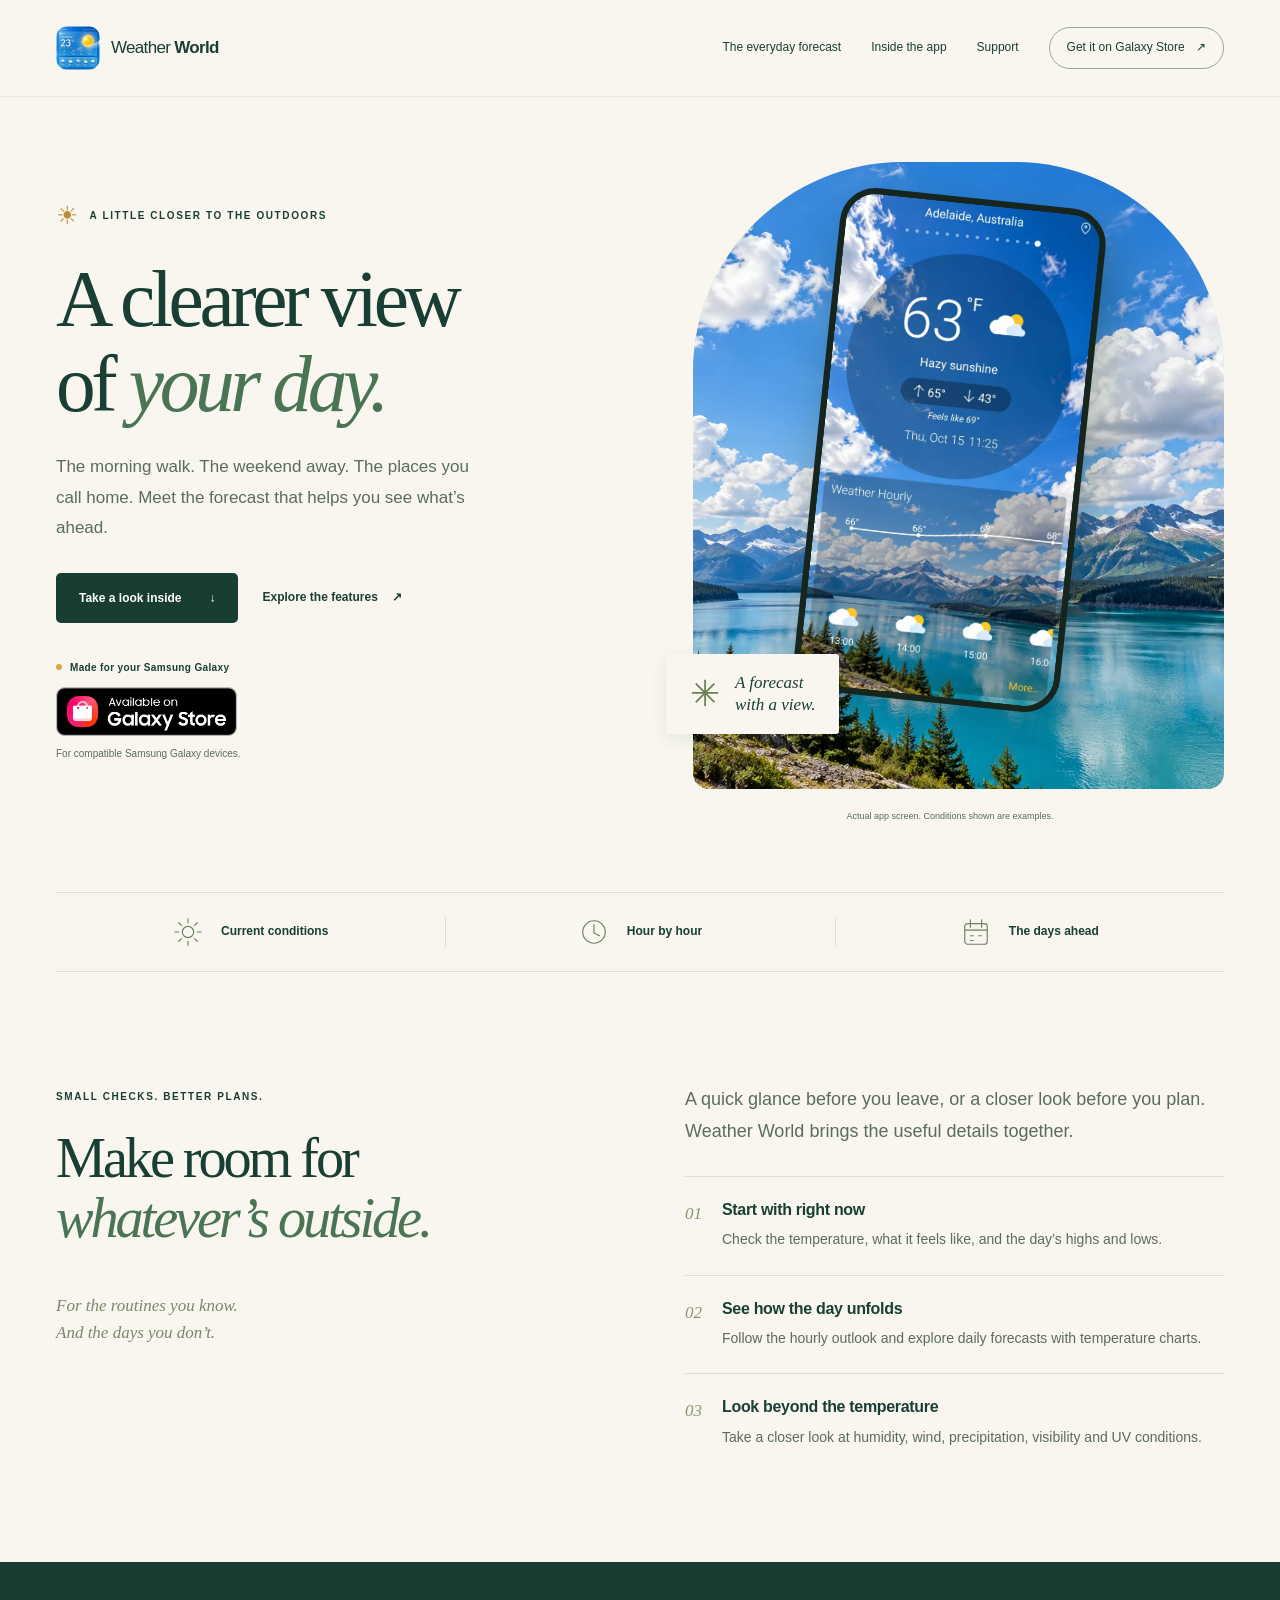
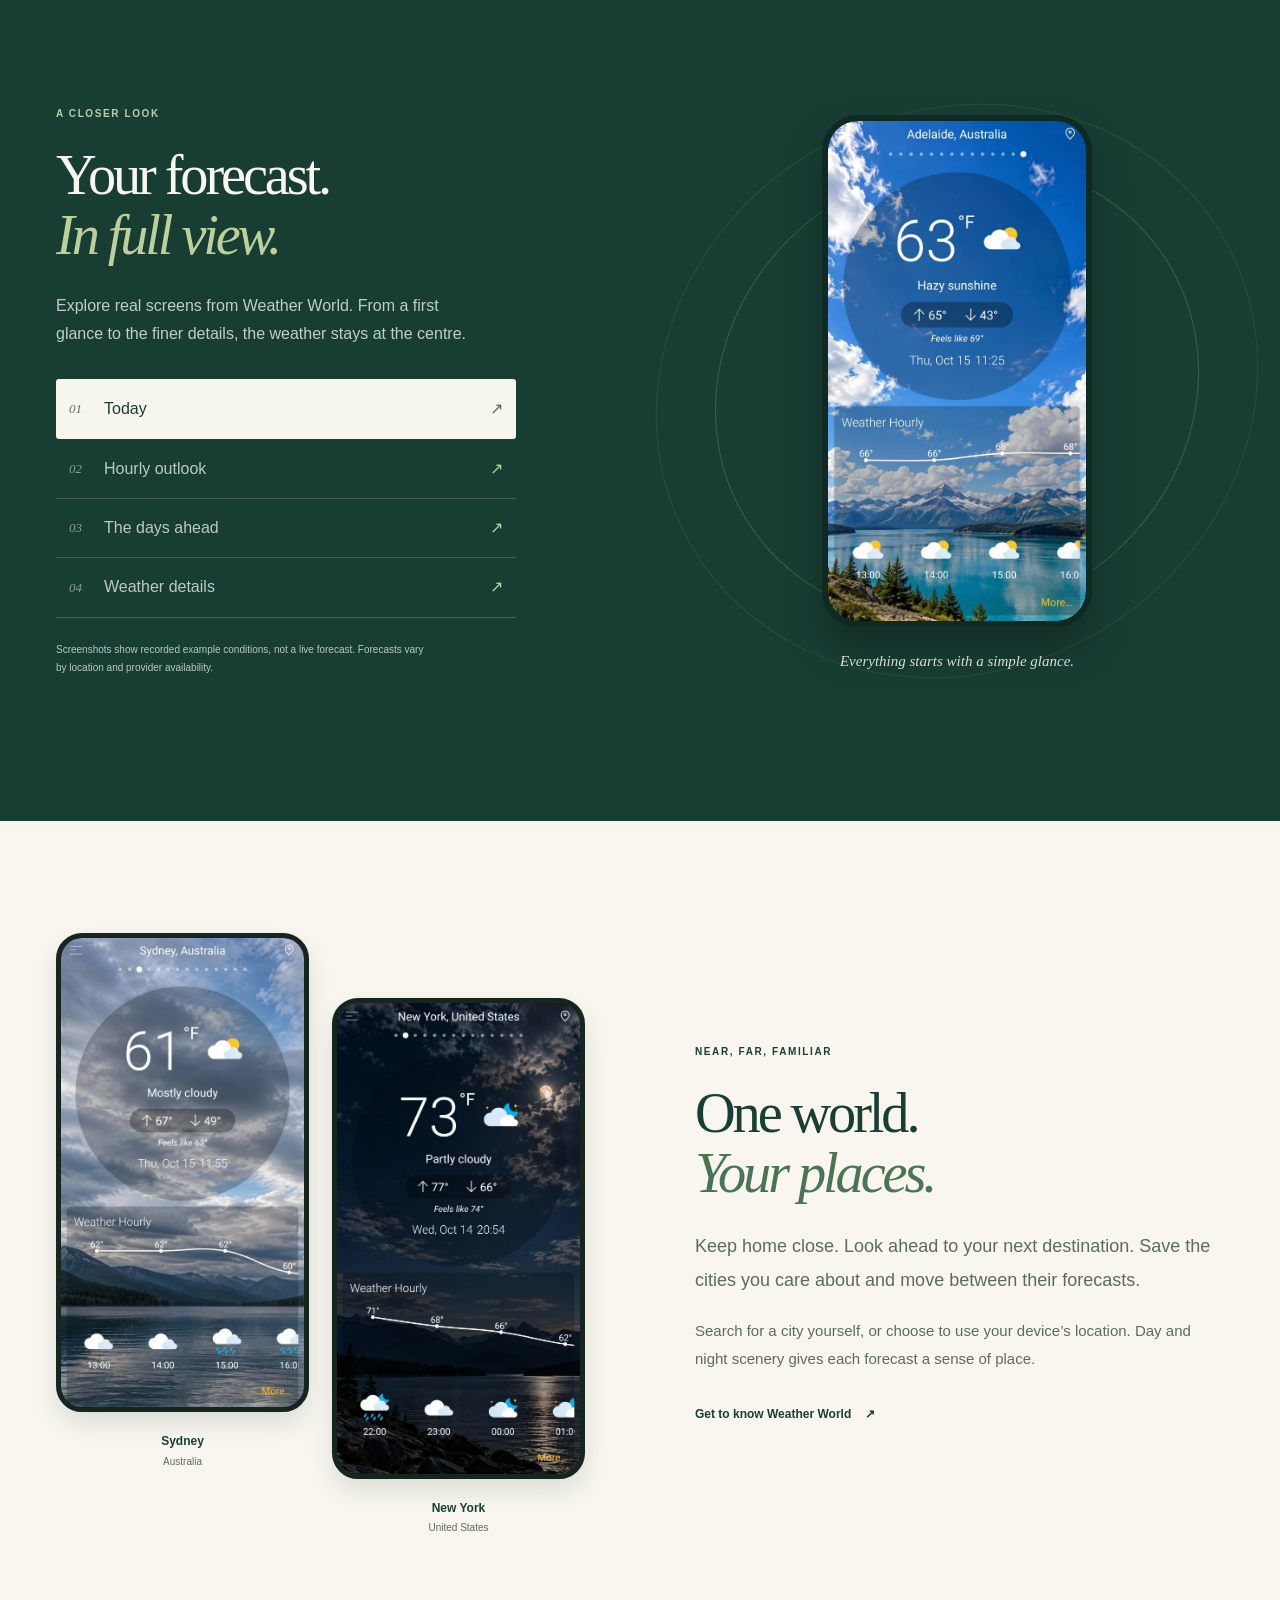
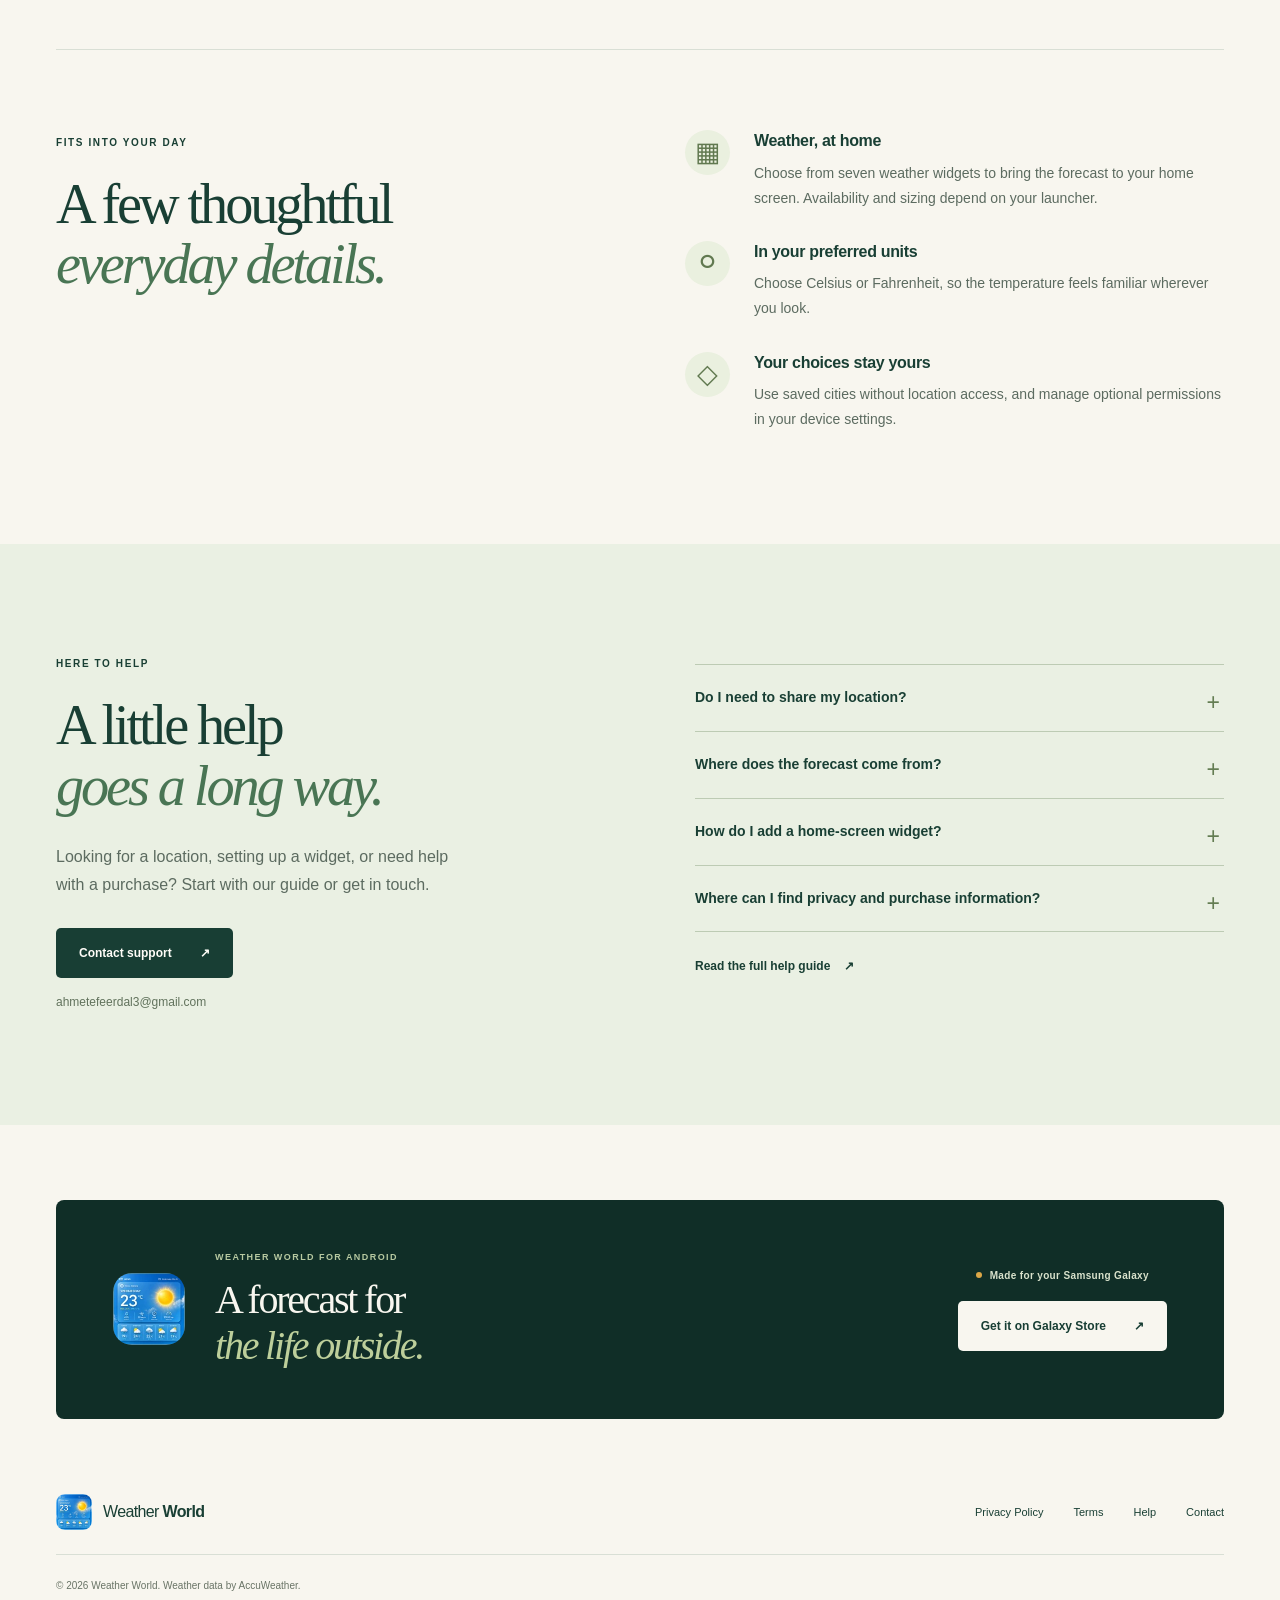
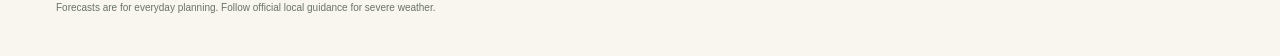
<file: index.html>
<!doctype html>
<html lang="en">
<head>
  <meta charset="utf-8">
  <meta name="viewport" content="width=device-width, initial-scale=1">
  <meta name="theme-color" content="#183e34">
  <title>Weather World — A clearer view of your day</title>
  <meta name="description" content="Current conditions, hourly and daily forecasts, saved cities and home-screen widgets. Discover Weather World for Samsung Galaxy.">
  <meta property="og:title" content="Weather World — A clearer view of your day">
  <meta property="og:description" content="A thoughtful forecast for the places and plans that matter. Discover Weather World for Samsung Galaxy.">
  <meta property="og:type" content="website">
  <meta property="og:url" content="https://metosapps.github.io/weather-ceircle-world26-config/">
  <meta property="og:image" content="https://metosapps.github.io/weather-ceircle-world26-config/assets/alpine-lake.webp">
  <link rel="canonical" href="https://metosapps.github.io/weather-ceircle-world26-config/">
  <link rel="icon" href="assets/app-icon.webp" type="image/webp">
  <link rel="stylesheet" href="styles.css">
  <script src="app.js" defer></script>
</head>
<body>
<a class="skip-link" href="#main">Skip to content</a>
<header class="site-header">
  <div class="wrap header-inner">
    <a class="brand" href="./" aria-label="Weather World home"><img src="assets/app-icon.webp" alt="" width="44" height="44"><span>Weather <strong>World</strong></span></a>
    <button class="menu-toggle" type="button" aria-expanded="false" aria-controls="main-nav"><span>Menu</span><span class="menu-lines" aria-hidden="true"></span></button>
    <nav class="main-nav" id="main-nav" aria-label="Main navigation">
      <a href="#features">The everyday forecast</a><a href="#inside">Inside the app</a><a href="#support">Support</a>
      <a class="nav-store" href="https://galaxystore.samsung.com/detail/app.weather.usa.forecast.world26" target="_blank" rel="noopener noreferrer">Get it on Galaxy Store <span aria-hidden="true">↗</span><span class="sr-only"> (opens in a new tab)</span></a>
    </nav>
  </div>
</header>
<main id="main">
  <section class="hero wrap" aria-labelledby="hero-title">
    <div class="hero-copy">
      <p class="eyebrow"><span class="sun-mark" aria-hidden="true">☀</span> A little closer to the outdoors</p>
      <h1 id="hero-title">A clearer view<br>of <em>your day.</em></h1>
      <p class="hero-intro">The morning walk. The weekend away. The places you call home. Meet the forecast that helps you see what’s ahead.</p>
      <div class="hero-actions"><a class="button button-primary" href="#inside">Take a look inside <span aria-hidden="true">↓</span></a><a class="text-link" href="#features">Explore the features <span aria-hidden="true">↗</span></a></div>
      <div class="store-preview">
        <p class="release-label"><span aria-hidden="true"></span>Made for your Samsung Galaxy</p>
        <a class="store-badge" href="https://galaxystore.samsung.com/detail/app.weather.usa.forecast.world26" target="_blank" rel="noopener noreferrer" aria-label="Get Weather World on Galaxy Store (opens in a new tab)" aria-describedby="release-note"><img src="assets/galaxy-store-badge.png" alt="Galaxy Store" width="652" height="177"></a>
        <p class="release-note" id="release-note">For compatible Samsung Galaxy devices.</p>
      </div>
    </div>
    <figure class="hero-visual">
      <div class="landscape-frame"><img src="assets/alpine-lake.webp" alt="Sunlight over a turquoise alpine lake, mountains and evergreen trees" width="941" height="972" fetchpriority="high"></div>
      <div class="phone hero-phone"><img src="assets/screen-today.webp" alt="Actual Weather World screen showing Adelaide’s current conditions, hourly forecast and daily outlook" width="640" height="1240" fetchpriority="high"></div>
      <div class="nature-note"><span aria-hidden="true">✳</span><span>A forecast<br>with a view.</span></div>
      <figcaption>Actual app screen. Conditions shown are examples.</figcaption>
    </figure>
  </section>

  <div class="feature-strip wrap" aria-label="Forecast at a glance">
    <div><svg viewBox="0 0 32 32" fill="none" aria-hidden="true"><circle cx="16" cy="16" r="6"/><path d="M16 2v4m0 20v4M2 16h4m20 0h4M6 6l3 3m14 14 3 3M6 26l3-3M23 9l3-3"/></svg><span>Current conditions</span></div>
    <div><svg viewBox="0 0 32 32" fill="none" aria-hidden="true"><circle cx="16" cy="16" r="12"/><path d="M16 8v9l6 3"/></svg><span>Hour by hour</span></div>
    <div><svg viewBox="0 0 32 32" fill="none" aria-hidden="true"><rect x="4" y="7" width="24" height="22" rx="3"/><path d="M4 14h24M10 3v8M22 3v8M10 20h3m6 0h3m-12 5h3"/></svg><span>The days ahead</span></div>
  </div>

  <section class="section intro-section wrap" id="features" aria-labelledby="features-title">
    <div class="section-heading"><p class="eyebrow">Small checks. Better plans.</p><h2 id="features-title">Make room for<br><em>whatever’s outside.</em></h2><p class="section-aside">For the routines you know.<br>And the days you don’t.</p></div>
    <div class="intro-details"><p class="lead">A quick glance before you leave, or a closer look before you plan. Weather World brings the useful details together.</p>
      <ol class="feature-list">
        <li><span class="feature-number" aria-hidden="true">01</span><div><h3>Start with right now</h3><p>Check the temperature, what it feels like, and the day’s highs and lows.</p></div></li>
        <li><span class="feature-number" aria-hidden="true">02</span><div><h3>See how the day unfolds</h3><p>Follow the hourly outlook and explore daily forecasts with temperature charts.</p></div></li>
        <li><span class="feature-number" aria-hidden="true">03</span><div><h3>Look beyond the temperature</h3><p>Take a closer look at humidity, wind, precipitation, visibility and UV conditions.</p></div></li>
      </ol>
    </div>
  </section>

  <section class="explorer section" id="inside" aria-labelledby="inside-title">
    <div class="wrap explorer-grid">
      <div class="explorer-copy"><p class="eyebrow">A closer look</p><h2 id="inside-title">Your forecast.<br><em>In full view.</em></h2><p class="lead">Explore real screens from Weather World. From a first glance to the finer details, the weather stays at the centre.</p>
        <div class="forecast-tabs" role="tablist" aria-label="Explore app screens" aria-orientation="vertical">
          <button id="tab-today" role="tab" type="button" aria-controls="panel-today" aria-selected="true" tabindex="0"><span class="tab-number">01</span><span>Today</span><span class="tab-arrow" aria-hidden="true">↗</span></button>
          <button id="tab-hourly" role="tab" type="button" aria-controls="panel-hourly" aria-selected="false" tabindex="-1"><span class="tab-number">02</span><span>Hourly outlook</span><span class="tab-arrow" aria-hidden="true">↗</span></button>
          <button id="tab-daily" role="tab" type="button" aria-controls="panel-daily" aria-selected="false" tabindex="-1"><span class="tab-number">03</span><span>The days ahead</span><span class="tab-arrow" aria-hidden="true">↗</span></button>
          <button id="tab-details" role="tab" type="button" aria-controls="panel-details" aria-selected="false" tabindex="-1"><span class="tab-number">04</span><span>Weather details</span><span class="tab-arrow" aria-hidden="true">↗</span></button>
        </div>
        <p class="screenshot-note">Screenshots show recorded example conditions, not a live forecast. Forecasts vary by location and provider availability.</p>
      </div>
      <div class="explorer-screens">
        <div class="orbit orbit-one" aria-hidden="true"></div><div class="orbit orbit-two" aria-hidden="true"></div>
        <figure class="forecast-panel" id="panel-today" role="tabpanel" aria-labelledby="tab-today" tabindex="0"><div class="phone"><img src="assets/screen-today.webp" alt="Weather World current conditions screen for Adelaide" width="640" height="1240" loading="lazy"></div><figcaption>Everything starts with a simple glance.</figcaption></figure>
        <figure class="forecast-panel" id="panel-hourly" role="tabpanel" aria-labelledby="tab-hourly" tabindex="0" hidden><div class="phone"><img src="assets/screen-hourly.webp" alt="Weather World hourly forecast with temperatures, weather icons and precipitation details" width="640" height="1239" loading="lazy"></div><figcaption>The details behind each hour.</figcaption></figure>
        <figure class="forecast-panel" id="panel-daily" role="tabpanel" aria-labelledby="tab-daily" tabindex="0" hidden><div class="phone"><img src="assets/screen-daily.webp" alt="Weather World daily forecast for New York with a temperature chart and upcoming days" width="640" height="1240" loading="lazy"></div><figcaption>See the shape of the days ahead.</figcaption></figure>
        <figure class="forecast-panel" id="panel-details" role="tabpanel" aria-labelledby="tab-details" tabindex="0" hidden><div class="phone"><img src="assets/screen-details.webp" alt="Weather World detailed conditions including humidity, visibility, UV, wind and precipitation" width="640" height="1244" loading="lazy"></div><figcaption>A fuller picture of the conditions.</figcaption></figure>
      </div>
    </div>
  </section>

  <section class="section cities-section wrap" aria-labelledby="cities-title">
    <div class="city-screens">
      <figure><div class="phone"><img src="assets/screen-sydney.webp" alt="Actual Weather World current forecast in Sydney with a cloudy mountain background" width="560" height="1082" loading="lazy"></div><figcaption><strong>Sydney</strong><span>Australia</span></figcaption></figure>
      <figure><div class="phone"><img src="assets/screen-new-york.webp" alt="Actual Weather World current forecast in New York with a clear night background" width="560" height="1085" loading="lazy"></div><figcaption><strong>New York</strong><span>United States</span></figcaption></figure>
    </div>
    <div class="cities-copy"><p class="eyebrow">Near, far, familiar</p><h2 id="cities-title">One world.<br><em>Your places.</em></h2><p class="lead">Keep home close. Look ahead to your next destination. Save the cities you care about and move between their forecasts.</p><p>Search for a city yourself, or choose to use your device’s location. Day and night scenery gives each forecast a sense of place.</p><a class="text-link" href="help.html">Get to know Weather World <span aria-hidden="true">↗</span></a></div>
  </section>

  <section class="section everyday-section wrap" aria-labelledby="everyday-title">
    <div class="section-heading"><p class="eyebrow">Fits into your day</p><h2 id="everyday-title">A few thoughtful<br><em>everyday details.</em></h2></div>
    <div class="everyday-features">
      <article><span class="detail-icon" aria-hidden="true">▦</span><div><h3>Weather, at home</h3><p>Choose from seven weather widgets to bring the forecast to your home screen. Availability and sizing depend on your launcher.</p></div></article>
      <article><span class="detail-icon degree" aria-hidden="true">°</span><div><h3>In your preferred units</h3><p>Choose Celsius or Fahrenheit, so the temperature feels familiar wherever you look.</p></div></article>
      <article><span class="detail-icon" aria-hidden="true">◇</span><div><h3>Your choices stay yours</h3><p>Use saved cities without location access, and manage optional permissions in your device settings.</p></div></article>
    </div>
  </section>

  <section class="support-section section" id="support" aria-labelledby="support-title">
    <div class="wrap support-grid">
      <div><p class="eyebrow">Here to help</p><h2 id="support-title">A little help<br><em>goes a long way.</em></h2><p class="lead">Looking for a location, setting up a widget, or need help with a purchase? Start with our guide or get in touch.</p><a class="button button-primary" href="mailto:ahmetefeerdal3@gmail.com">Contact support <span aria-hidden="true">↗</span></a><a class="support-email" href="mailto:ahmetefeerdal3@gmail.com">ahmetefeerdal3@gmail.com</a></div>
      <div class="faq">
        <details><summary>Do I need to share my location?</summary><p>No. You can search for and save a city manually. Location access is optional and can be managed in Android Settings.</p></details>
        <details><summary>Where does the forecast come from?</summary><p>Weather data is provided by AccuWeather. Forecasts are estimates, and fresh weather information requires an internet connection.</p></details>
        <details><summary>How do I add a home-screen widget?</summary><p>Open your Android launcher’s widget picker, find Weather World, and choose a widget. The exact steps and available space depend on your device and launcher.</p></details>
        <details><summary>Where can I find privacy and purchase information?</summary><p>Read our <a href="privacy.html">Privacy Policy</a> and <a href="terms.html">Terms</a>. The <a href="help.html">Help guide</a> explains purchase restoration and subscriptions. Any available paid offers are shown in the app and confirmed by the store.</p></details>
        <a class="text-link" href="help.html">Read the full help guide <span aria-hidden="true">↗</span></a>
      </div>
    </div>
  </section>

  <section class="closing-section wrap" aria-labelledby="closing-title"><div class="closing-banner"><img class="closing-icon" src="assets/app-icon.webp" alt="" width="72" height="72" loading="lazy"><div><p class="eyebrow">Weather World for Android</p><h2 id="closing-title">A forecast for<br><em>the life outside.</em></h2></div><div class="closing-action"><p class="release-label"><span aria-hidden="true"></span>Made for your Samsung Galaxy</p><a class="button button-light" href="https://galaxystore.samsung.com/detail/app.weather.usa.forecast.world26" target="_blank" rel="noopener noreferrer">Get it on Galaxy Store <span aria-hidden="true">↗</span><span class="sr-only"> (opens in a new tab)</span></a></div></div></section>
</main>
<footer class="site-footer wrap"><div class="footer-top"><a class="brand" href="./" aria-label="Weather World home"><img src="assets/app-icon.webp" alt="" width="36" height="36"><span>Weather <strong>World</strong></span></a><nav aria-label="Footer navigation"><a href="privacy.html">Privacy Policy</a><a href="terms.html">Terms</a><a href="help.html">Help</a><a href="mailto:ahmetefeerdal3@gmail.com">Contact</a></nav></div><div class="footer-bottom"><p>© 2026 Weather World. Weather data by AccuWeather.</p><p>Forecasts are for everyday planning. Follow official local guidance for severe weather.</p></div></footer>
</body>
</html>
</file>
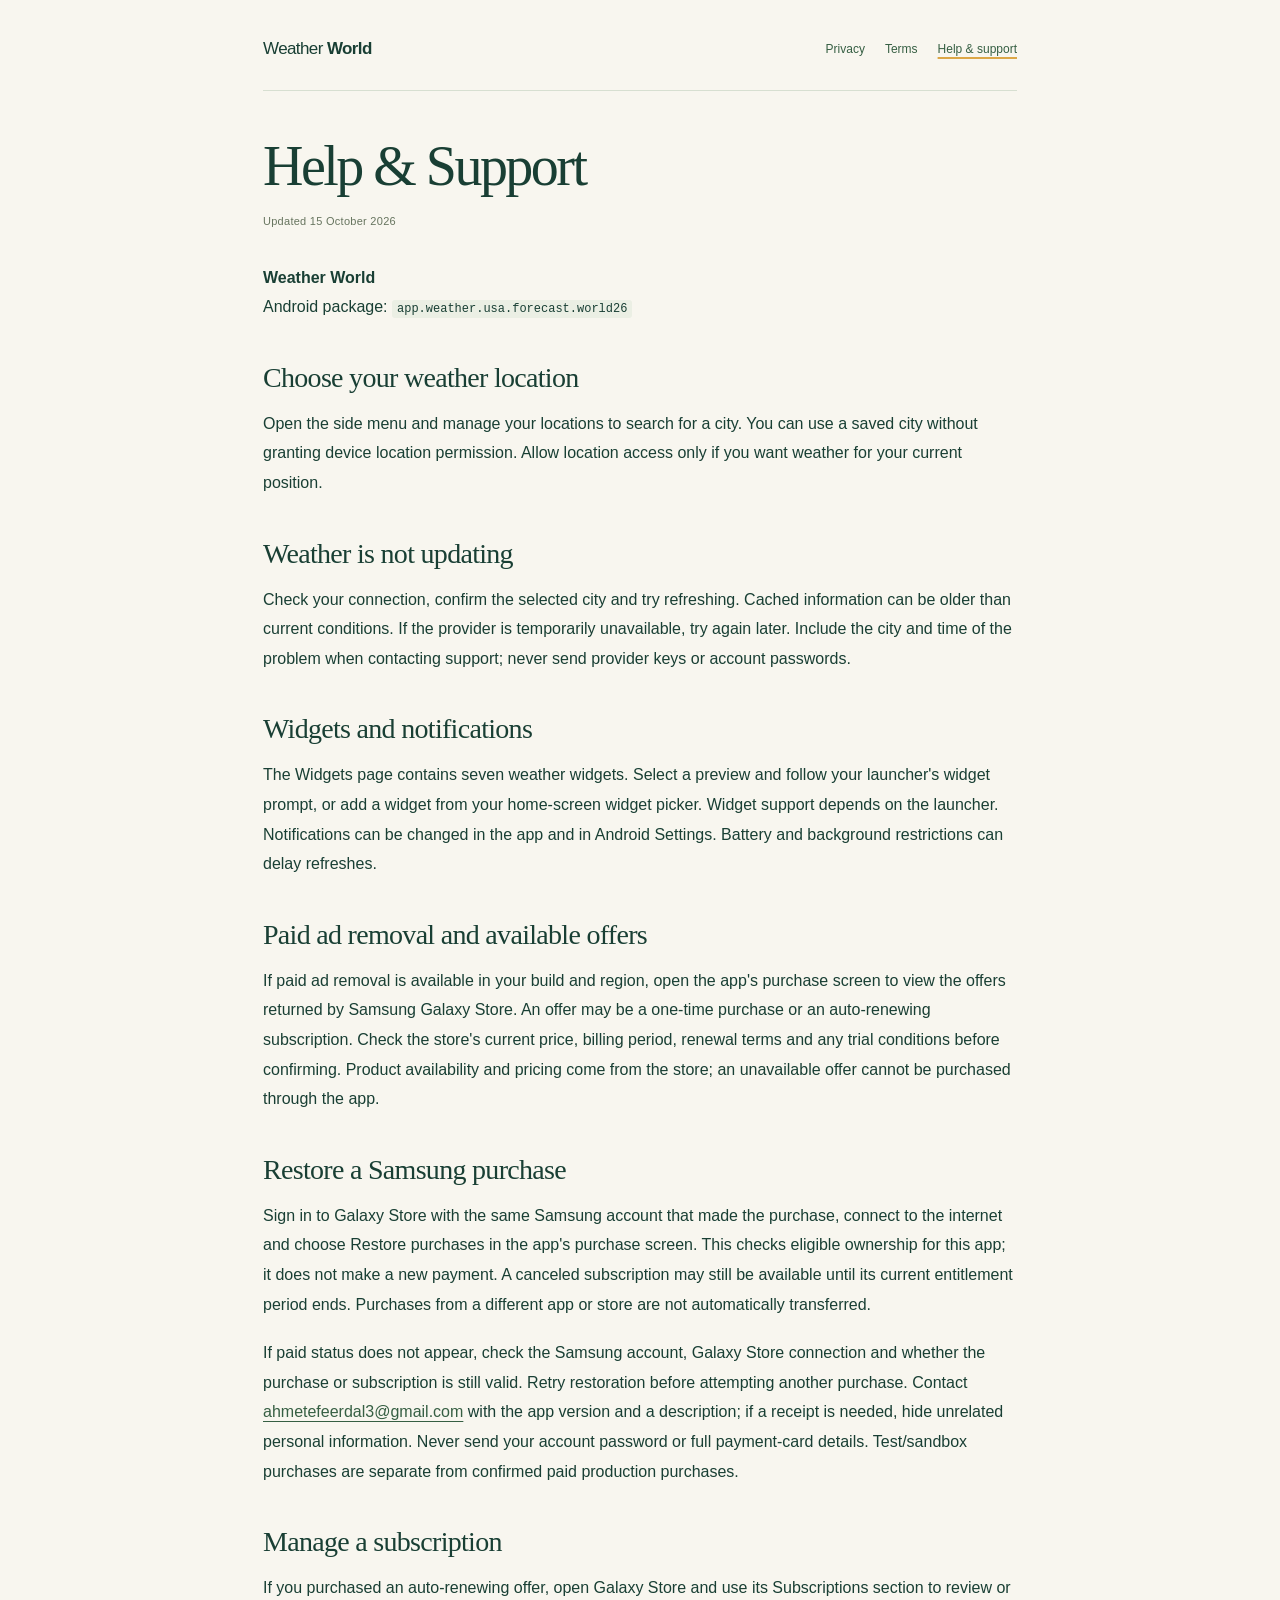
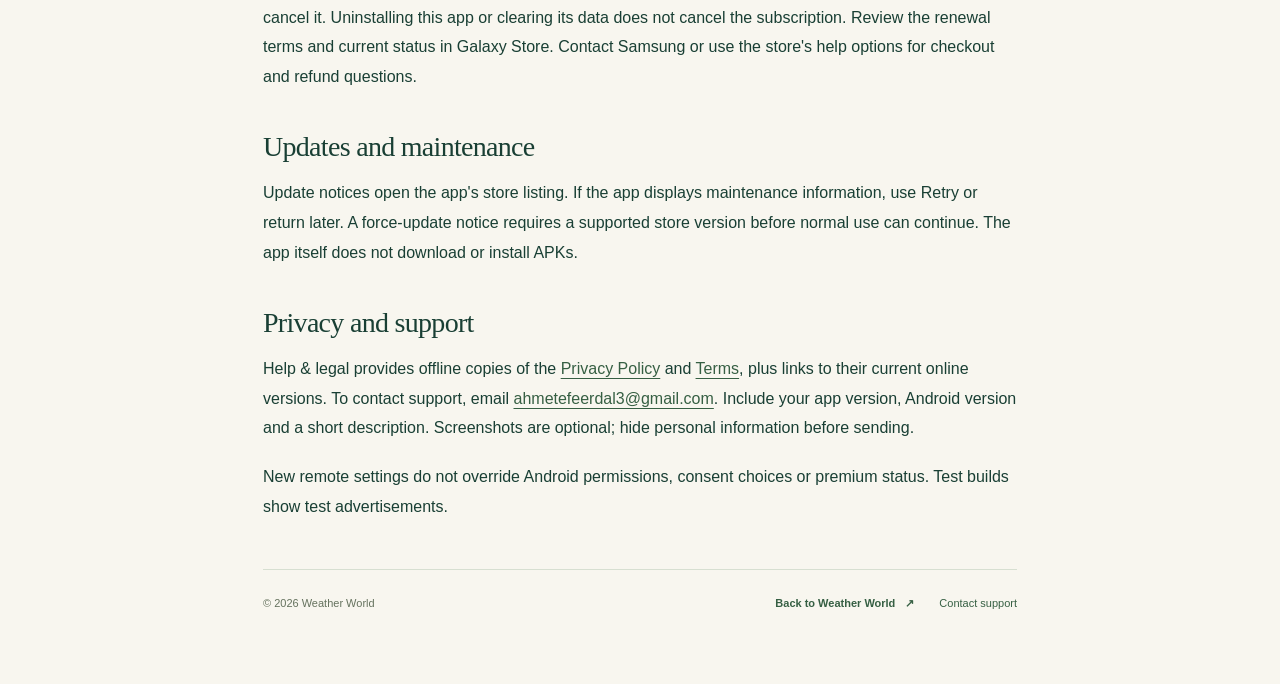
<file: help.html>
<!doctype html>
<html lang="en"><head><meta charset="utf-8"><meta name="viewport" content="width=device-width,initial-scale=1"><title>Help &amp; Support — Weather World</title><style>*{box-sizing:border-box}html{scroll-behavior:smooth}body{margin:0;background:#f8f6ef;color:#193f34;font:16px/1.85 Arial,Helvetica,sans-serif;-webkit-font-smoothing:antialiased}main{max-width:810px;margin:auto;padding:34px 28px 70px;overflow-wrap:break-word}h1{font:400 56px/1.12 Georgia,'Times New Roman',serif;letter-spacing:-.045em;margin:44px 0 14px}h2{font:400 28px/1.25 Georgia,'Times New Roman',serif;letter-spacing:-.025em;margin:38px 0 14px}p{margin:0 0 19px}a{color:#365f43;text-underline-offset:4px}a:hover{color:#875b15}a:focus-visible{outline:3px solid #bd7415;outline-offset:5px}nav{display:flex;align-items:center;flex-wrap:wrap;gap:10px 20px;border-bottom:1px solid #d7dfd1;padding-bottom:25px;font-size:12px;line-height:1.8}nav>a{text-decoration:none}nav>a[aria-current=page]{text-decoration:underline;text-decoration-color:#dca747;text-decoration-thickness:2px}.home-link{font-size:17px;font-weight:700;letter-spacing:-.035em;margin-right:auto;color:#193f34!important}.home-link span{font-weight:400}small{display:block;color:#66745e;font-size:11px;letter-spacing:.025em;margin:0 0 31px}li{margin-bottom:10px}ul,ol{padding-left:22px}strong{font-weight:700}code{font:12px/1.8 ui-monospace,SFMono-Regular,Consolas,monospace;overflow-wrap:anywhere;word-break:break-word;background:#ebefe4;padding:2px 5px;border-radius:3px}footer{border-top:1px solid #d7dfd1;margin-top:48px;padding-top:23px;font-size:11px;color:#65725e;display:flex;gap:12px 25px;flex-wrap:wrap;align-items:center}footer a{text-decoration:none}footer>span{margin-right:auto}.back-home{display:inline-flex;align-items:center;gap:10px;font-weight:700}.skip-link{position:absolute;top:10px;left:10px;transform:translateY(-160%);background:#fffdf8;padding:8px 14px}.skip-link:focus{transform:translateY(0)}@media(max-width:600px){body{font-size:15px;line-height:1.8}main{padding:24px 20px 45px}h1{font-size:44px;margin-top:35px}h2{font-size:25px;margin-top:31px}nav{gap:10px 18px;padding-bottom:20px}.home-link{flex-basis:100%;margin-bottom:5px;font-size:18px}small{font-size:10px;margin-bottom:26px}code{font-size:11px}footer{font-size:10px;margin-top:35px}footer>span{flex-basis:100%}}@media(prefers-reduced-motion:reduce){html{scroll-behavior:auto}}</style></head><body><a class="skip-link" href="#document">Skip to content</a><main id="document"><nav aria-label="Page navigation"><a class="home-link" href="https://metosapps.github.io/weather-ceircle-world26-config/"><span>Weather</span> World</a><a href="https://metosapps.github.io/weather-ceircle-world26-config/privacy.html">Privacy</a><a href="https://metosapps.github.io/weather-ceircle-world26-config/terms.html">Terms</a><a href="https://metosapps.github.io/weather-ceircle-world26-config/help.html" aria-current="page">Help & support</a></nav><h1>Help & Support</h1><small>Updated 15 October 2026</small><p><strong>Weather World</strong><br>Android package: <code>app.weather.usa.forecast.world26</code></p>
<h2>Choose your weather location</h2><p>Open the side menu and manage your locations to search for a city. You can use a saved city without granting device location permission. Allow location access only if you want weather for your current position.</p>
<h2>Weather is not updating</h2><p>Check your connection, confirm the selected city and try refreshing. Cached information can be older than current conditions. If the provider is temporarily unavailable, try again later. Include the city and time of the problem when contacting support; never send provider keys or account passwords.</p>
<h2>Widgets and notifications</h2><p>The Widgets page contains seven weather widgets. Select a preview and follow your launcher's widget prompt, or add a widget from your home-screen widget picker. Widget support depends on the launcher. Notifications can be changed in the app and in Android Settings. Battery and background restrictions can delay refreshes.</p>
<h2>Paid ad removal and available offers</h2><p>If paid ad removal is available in your build and region, open the app's purchase screen to view the offers returned by Samsung Galaxy Store. An offer may be a one-time purchase or an auto-renewing subscription. Check the store's current price, billing period, renewal terms and any trial conditions before confirming. Product availability and pricing come from the store; an unavailable offer cannot be purchased through the app.</p>
<h2>Restore a Samsung purchase</h2><p>Sign in to Galaxy Store with the same Samsung account that made the purchase, connect to the internet and choose Restore purchases in the app's purchase screen. This checks eligible ownership for this app; it does not make a new payment. A canceled subscription may still be available until its current entitlement period ends. Purchases from a different app or store are not automatically transferred.</p><p>If paid status does not appear, check the Samsung account, Galaxy Store connection and whether the purchase or subscription is still valid. Retry restoration before attempting another purchase. Contact <a href="mailto:ahmetefeerdal3@gmail.com">ahmetefeerdal3@gmail.com</a> with the app version and a description; if a receipt is needed, hide unrelated personal information. Never send your account password or full payment-card details. Test/sandbox purchases are separate from confirmed paid production purchases.</p>
<h2>Manage a subscription</h2><p>If you purchased an auto-renewing offer, open Galaxy Store and use its Subscriptions section to review or cancel it. Uninstalling this app or clearing its data does not cancel the subscription. Review the renewal terms and current status in Galaxy Store. Contact Samsung or use the store's help options for checkout and refund questions.</p>
<h2>Updates and maintenance</h2><p>Update notices open the app's store listing. If the app displays maintenance information, use Retry or return later. A force-update notice requires a supported store version before normal use can continue. The app itself does not download or install APKs.</p>
<h2>Privacy and support</h2><p>Help &amp; legal provides offline copies of the <a href="https://metosapps.github.io/weather-ceircle-world26-config/privacy.html">Privacy Policy</a> and <a href="https://metosapps.github.io/weather-ceircle-world26-config/terms.html">Terms</a>, plus links to their current online versions. To contact support, email <a href="mailto:ahmetefeerdal3@gmail.com">ahmetefeerdal3@gmail.com</a>. Include your app version, Android version and a short description. Screenshots are optional; hide personal information before sending.</p><p>New remote settings do not override Android permissions, consent choices or premium status. Test builds show test advertisements.</p><footer><span>© 2026 Weather World</span><a class="back-home" href="https://metosapps.github.io/weather-ceircle-world26-config/">Back to Weather World <span aria-hidden="true">↗</span></a><a href="mailto:ahmetefeerdal3@gmail.com">Contact support</a></footer></main></body></html>
</file>
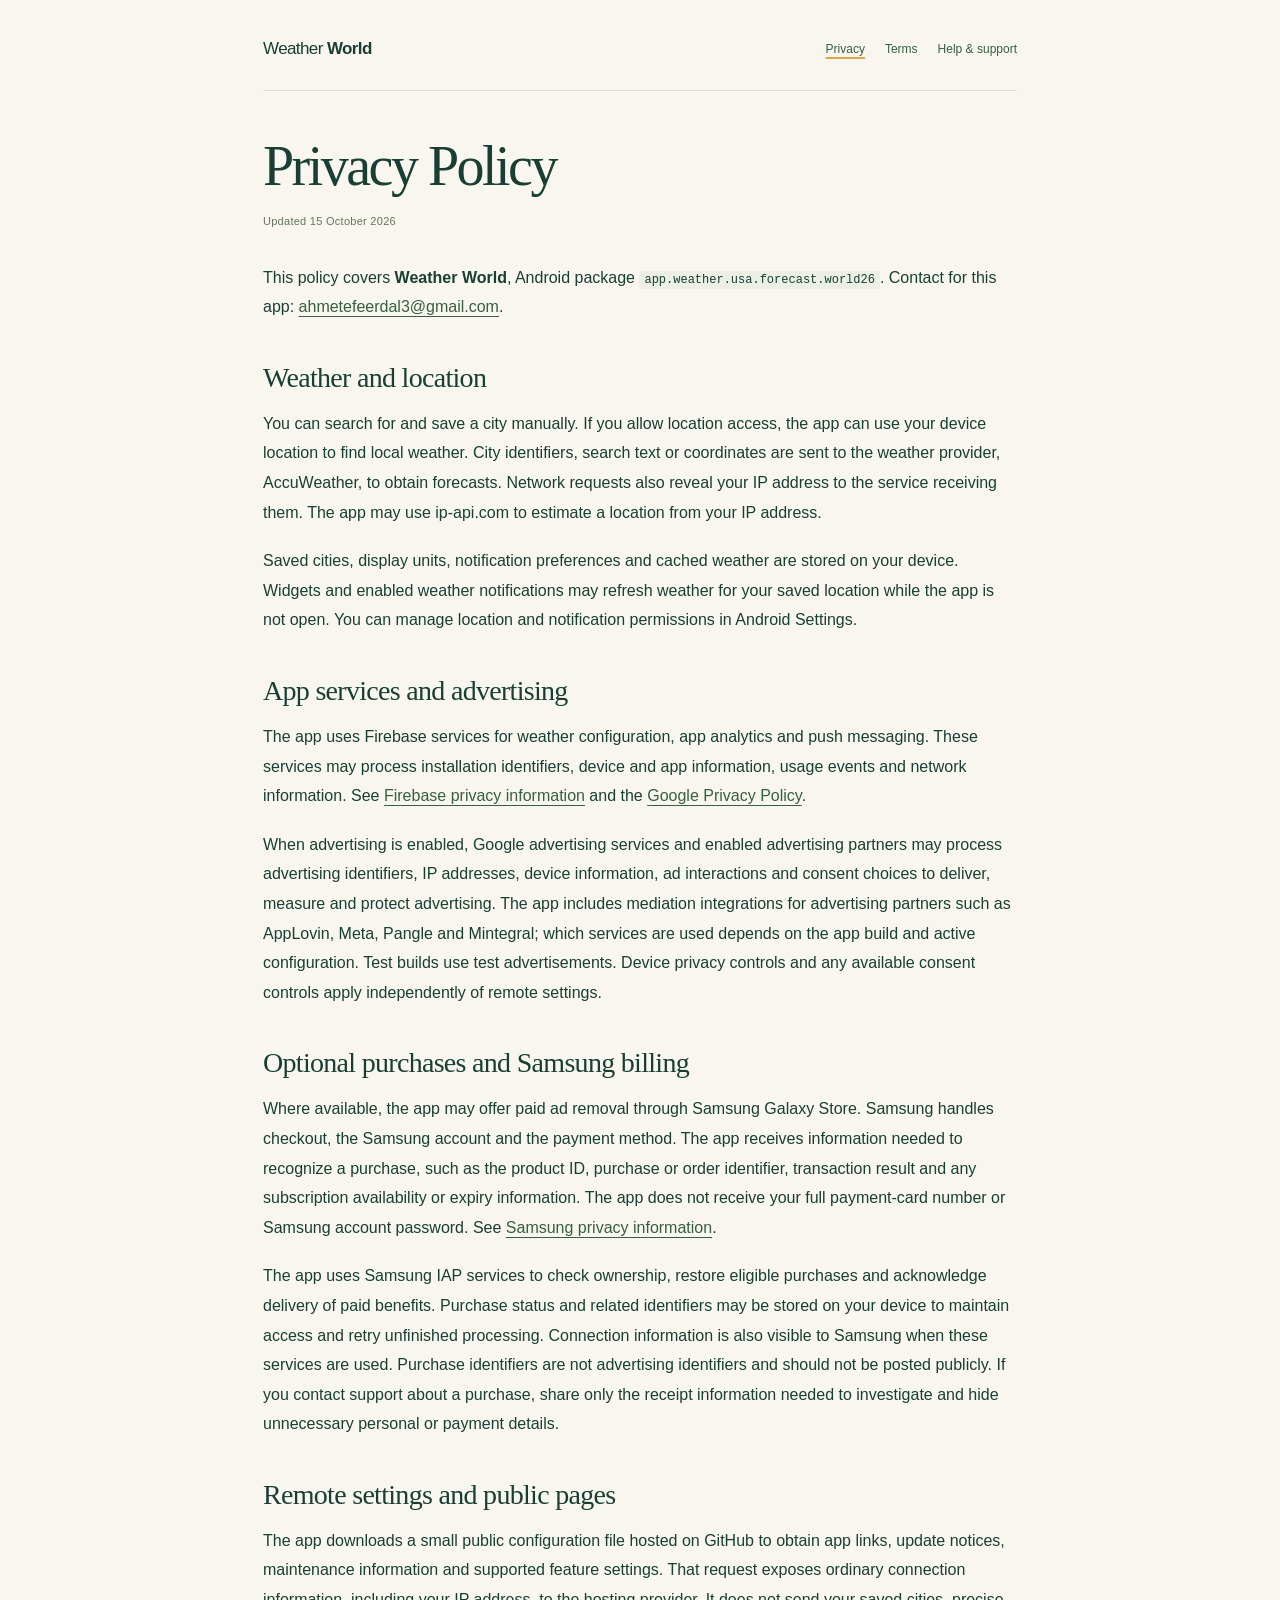
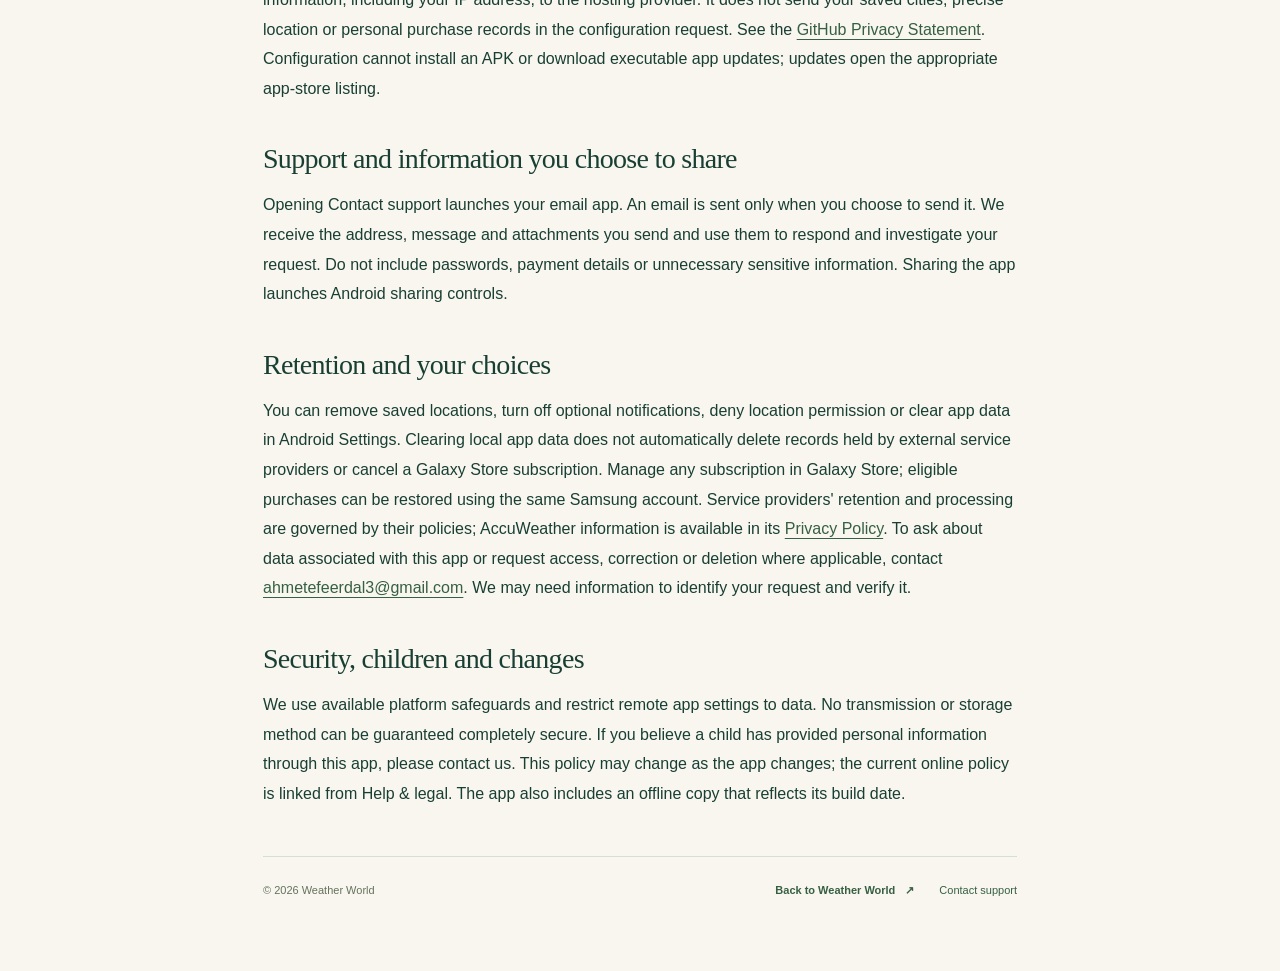
<file: privacy.html>
<!doctype html>
<html lang="en"><head><meta charset="utf-8"><meta name="viewport" content="width=device-width,initial-scale=1"><title>Privacy Policy — Weather World</title><style>*{box-sizing:border-box}html{scroll-behavior:smooth}body{margin:0;background:#f8f6ef;color:#193f34;font:16px/1.85 Arial,Helvetica,sans-serif;-webkit-font-smoothing:antialiased}main{max-width:810px;margin:auto;padding:34px 28px 70px;overflow-wrap:break-word}h1{font:400 56px/1.12 Georgia,'Times New Roman',serif;letter-spacing:-.045em;margin:44px 0 14px}h2{font:400 28px/1.25 Georgia,'Times New Roman',serif;letter-spacing:-.025em;margin:38px 0 14px}p{margin:0 0 19px}a{color:#365f43;text-underline-offset:4px}a:hover{color:#875b15}a:focus-visible{outline:3px solid #bd7415;outline-offset:5px}nav{display:flex;align-items:center;flex-wrap:wrap;gap:10px 20px;border-bottom:1px solid #d7dfd1;padding-bottom:25px;font-size:12px;line-height:1.8}nav>a{text-decoration:none}nav>a[aria-current=page]{text-decoration:underline;text-decoration-color:#dca747;text-decoration-thickness:2px}.home-link{font-size:17px;font-weight:700;letter-spacing:-.035em;margin-right:auto;color:#193f34!important}.home-link span{font-weight:400}small{display:block;color:#66745e;font-size:11px;letter-spacing:.025em;margin:0 0 31px}li{margin-bottom:10px}ul,ol{padding-left:22px}strong{font-weight:700}code{font:12px/1.8 ui-monospace,SFMono-Regular,Consolas,monospace;overflow-wrap:anywhere;word-break:break-word;background:#ebefe4;padding:2px 5px;border-radius:3px}footer{border-top:1px solid #d7dfd1;margin-top:48px;padding-top:23px;font-size:11px;color:#65725e;display:flex;gap:12px 25px;flex-wrap:wrap;align-items:center}footer a{text-decoration:none}footer>span{margin-right:auto}.back-home{display:inline-flex;align-items:center;gap:10px;font-weight:700}.skip-link{position:absolute;top:10px;left:10px;transform:translateY(-160%);background:#fffdf8;padding:8px 14px}.skip-link:focus{transform:translateY(0)}@media(max-width:600px){body{font-size:15px;line-height:1.8}main{padding:24px 20px 45px}h1{font-size:44px;margin-top:35px}h2{font-size:25px;margin-top:31px}nav{gap:10px 18px;padding-bottom:20px}.home-link{flex-basis:100%;margin-bottom:5px;font-size:18px}small{font-size:10px;margin-bottom:26px}code{font-size:11px}footer{font-size:10px;margin-top:35px}footer>span{flex-basis:100%}}@media(prefers-reduced-motion:reduce){html{scroll-behavior:auto}}</style></head><body><a class="skip-link" href="#document">Skip to content</a><main id="document"><nav aria-label="Page navigation"><a class="home-link" href="https://metosapps.github.io/weather-ceircle-world26-config/"><span>Weather</span> World</a><a href="https://metosapps.github.io/weather-ceircle-world26-config/privacy.html" aria-current="page">Privacy</a><a href="https://metosapps.github.io/weather-ceircle-world26-config/terms.html">Terms</a><a href="https://metosapps.github.io/weather-ceircle-world26-config/help.html">Help & support</a></nav><h1>Privacy Policy</h1><small>Updated 15 October 2026</small><p>This policy covers <strong>Weather World</strong>, Android package <code>app.weather.usa.forecast.world26</code>. Contact for this app: <a href="mailto:ahmetefeerdal3@gmail.com">ahmetefeerdal3@gmail.com</a>.</p>
<h2>Weather and location</h2><p>You can search for and save a city manually. If you allow location access, the app can use your device location to find local weather. City identifiers, search text or coordinates are sent to the weather provider, AccuWeather, to obtain forecasts. Network requests also reveal your IP address to the service receiving them. The app may use ip-api.com to estimate a location from your IP address.</p><p>Saved cities, display units, notification preferences and cached weather are stored on your device. Widgets and enabled weather notifications may refresh weather for your saved location while the app is not open. You can manage location and notification permissions in Android Settings.</p>
<h2>App services and advertising</h2><p>The app uses Firebase services for weather configuration, app analytics and push messaging. These services may process installation identifiers, device and app information, usage events and network information. See <a href="https://firebase.google.com/support/privacy">Firebase privacy information</a> and the <a href="https://policies.google.com/privacy">Google Privacy Policy</a>.</p><p>When advertising is enabled, Google advertising services and enabled advertising partners may process advertising identifiers, IP addresses, device information, ad interactions and consent choices to deliver, measure and protect advertising. The app includes mediation integrations for advertising partners such as AppLovin, Meta, Pangle and Mintegral; which services are used depends on the app build and active configuration. Test builds use test advertisements. Device privacy controls and any available consent controls apply independently of remote settings.</p>
<h2>Optional purchases and Samsung billing</h2><p>Where available, the app may offer paid ad removal through Samsung Galaxy Store. Samsung handles checkout, the Samsung account and the payment method. The app receives information needed to recognize a purchase, such as the product ID, purchase or order identifier, transaction result and any subscription availability or expiry information. The app does not receive your full payment-card number or Samsung account password. See <a href="https://privacy.samsung.com/">Samsung privacy information</a>.</p><p>The app uses Samsung IAP services to check ownership, restore eligible purchases and acknowledge delivery of paid benefits. Purchase status and related identifiers may be stored on your device to maintain access and retry unfinished processing. Connection information is also visible to Samsung when these services are used. Purchase identifiers are not advertising identifiers and should not be posted publicly. If you contact support about a purchase, share only the receipt information needed to investigate and hide unnecessary personal or payment details.</p>
<h2>Remote settings and public pages</h2><p>The app downloads a small public configuration file hosted on GitHub to obtain app links, update notices, maintenance information and supported feature settings. That request exposes ordinary connection information, including your IP address, to the hosting provider. It does not send your saved cities, precise location or personal purchase records in the configuration request. See the <a href="https://docs.github.com/en/site-policy/privacy-policies/github-general-privacy-statement">GitHub Privacy Statement</a>. Configuration cannot install an APK or download executable app updates; updates open the appropriate app-store listing.</p>
<h2>Support and information you choose to share</h2><p>Opening Contact support launches your email app. An email is sent only when you choose to send it. We receive the address, message and attachments you send and use them to respond and investigate your request. Do not include passwords, payment details or unnecessary sensitive information. Sharing the app launches Android sharing controls.</p>
<h2>Retention and your choices</h2><p>You can remove saved locations, turn off optional notifications, deny location permission or clear app data in Android Settings. Clearing local app data does not automatically delete records held by external service providers or cancel a Galaxy Store subscription. Manage any subscription in Galaxy Store; eligible purchases can be restored using the same Samsung account. Service providers' retention and processing are governed by their policies; AccuWeather information is available in its <a href="https://legal.accuweather.com/privacy-policy/">Privacy Policy</a>. To ask about data associated with this app or request access, correction or deletion where applicable, contact <a href="mailto:ahmetefeerdal3@gmail.com">ahmetefeerdal3@gmail.com</a>. We may need information to identify your request and verify it.</p>
<h2>Security, children and changes</h2><p>We use available platform safeguards and restrict remote app settings to data. No transmission or storage method can be guaranteed completely secure. If you believe a child has provided personal information through this app, please contact us. This policy may change as the app changes; the current online policy is linked from Help &amp; legal. The app also includes an offline copy that reflects its build date.</p><footer><span>© 2026 Weather World</span><a class="back-home" href="https://metosapps.github.io/weather-ceircle-world26-config/">Back to Weather World <span aria-hidden="true">↗</span></a><a href="mailto:ahmetefeerdal3@gmail.com">Contact support</a></footer></main></body></html>
</file>
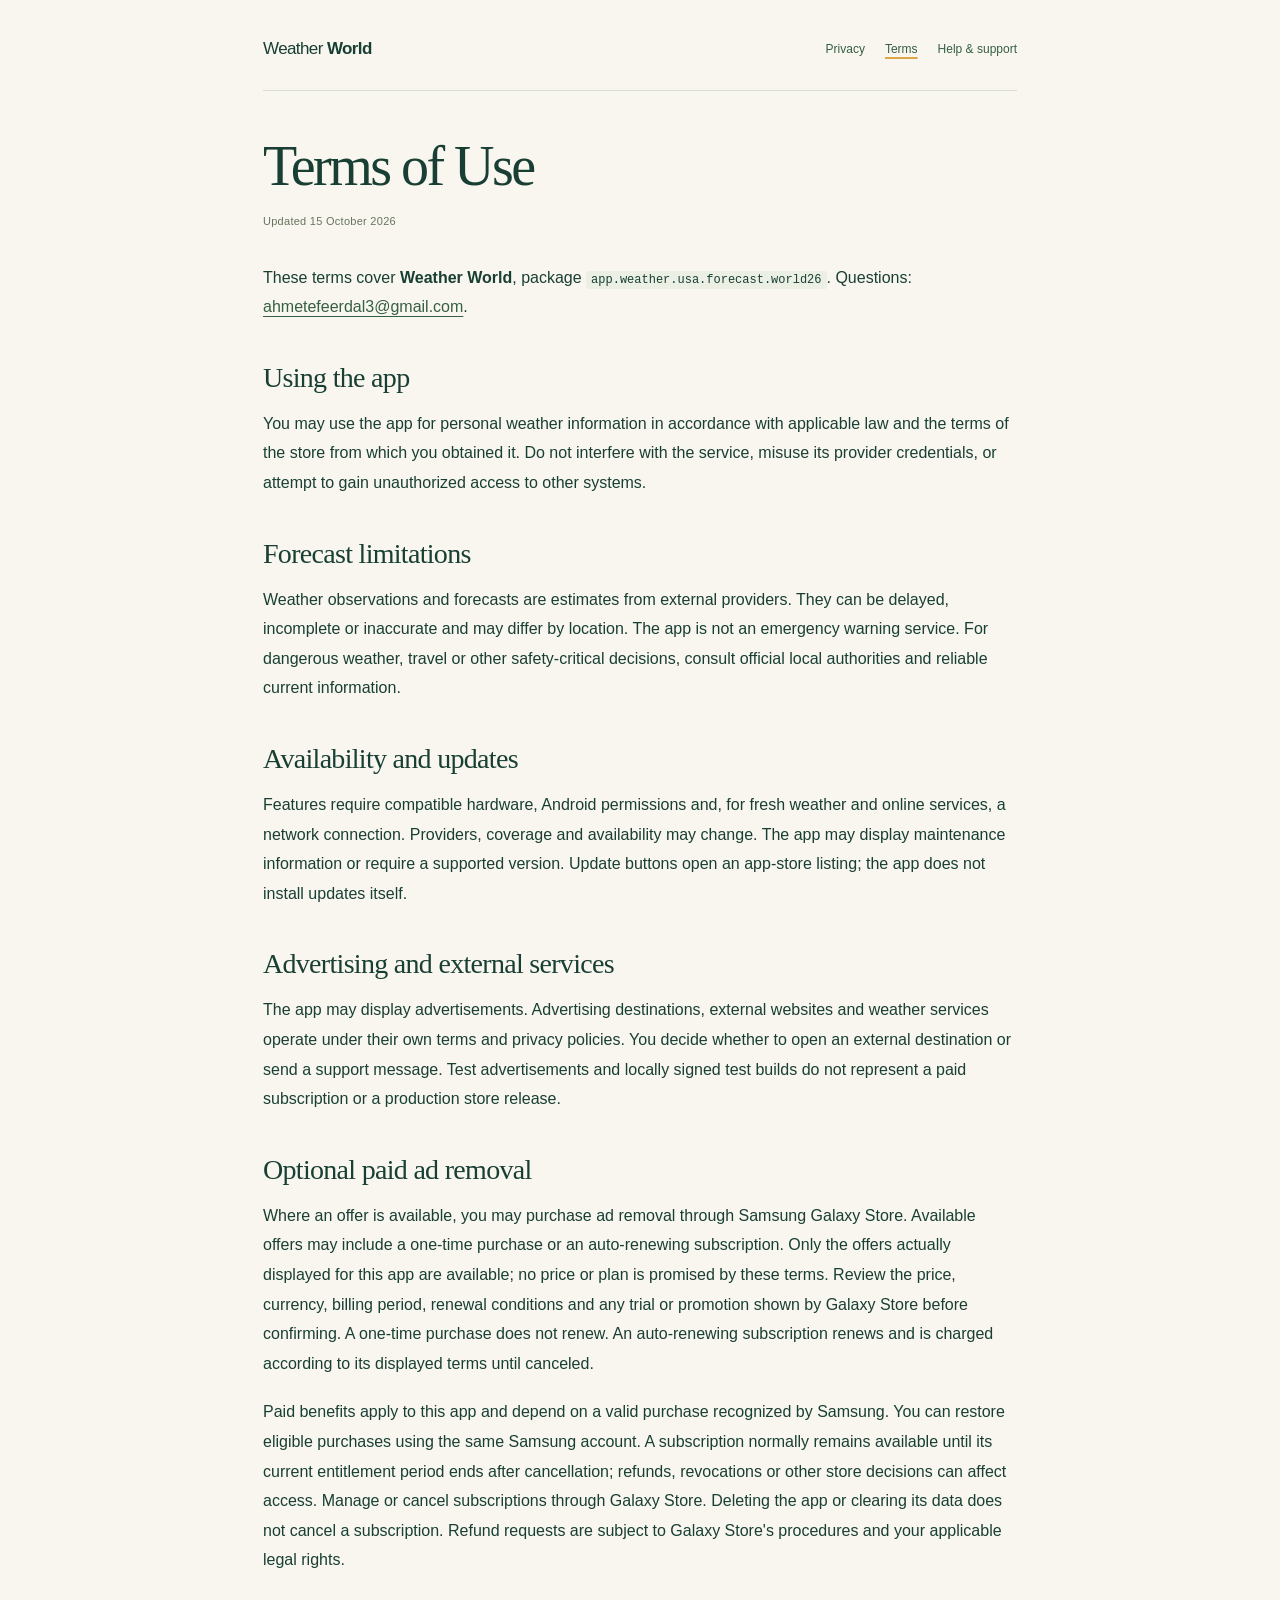
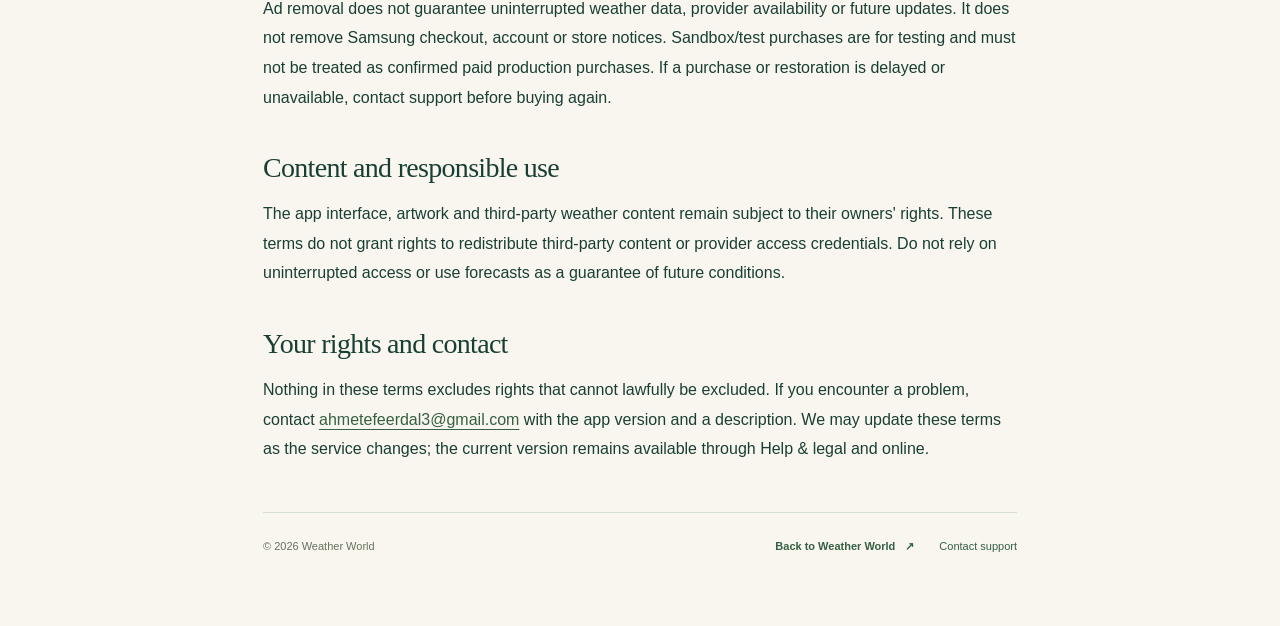
<file: terms.html>
<!doctype html>
<html lang="en"><head><meta charset="utf-8"><meta name="viewport" content="width=device-width,initial-scale=1"><title>Terms of Use — Weather World</title><style>*{box-sizing:border-box}html{scroll-behavior:smooth}body{margin:0;background:#f8f6ef;color:#193f34;font:16px/1.85 Arial,Helvetica,sans-serif;-webkit-font-smoothing:antialiased}main{max-width:810px;margin:auto;padding:34px 28px 70px;overflow-wrap:break-word}h1{font:400 56px/1.12 Georgia,'Times New Roman',serif;letter-spacing:-.045em;margin:44px 0 14px}h2{font:400 28px/1.25 Georgia,'Times New Roman',serif;letter-spacing:-.025em;margin:38px 0 14px}p{margin:0 0 19px}a{color:#365f43;text-underline-offset:4px}a:hover{color:#875b15}a:focus-visible{outline:3px solid #bd7415;outline-offset:5px}nav{display:flex;align-items:center;flex-wrap:wrap;gap:10px 20px;border-bottom:1px solid #d7dfd1;padding-bottom:25px;font-size:12px;line-height:1.8}nav>a{text-decoration:none}nav>a[aria-current=page]{text-decoration:underline;text-decoration-color:#dca747;text-decoration-thickness:2px}.home-link{font-size:17px;font-weight:700;letter-spacing:-.035em;margin-right:auto;color:#193f34!important}.home-link span{font-weight:400}small{display:block;color:#66745e;font-size:11px;letter-spacing:.025em;margin:0 0 31px}li{margin-bottom:10px}ul,ol{padding-left:22px}strong{font-weight:700}code{font:12px/1.8 ui-monospace,SFMono-Regular,Consolas,monospace;overflow-wrap:anywhere;word-break:break-word;background:#ebefe4;padding:2px 5px;border-radius:3px}footer{border-top:1px solid #d7dfd1;margin-top:48px;padding-top:23px;font-size:11px;color:#65725e;display:flex;gap:12px 25px;flex-wrap:wrap;align-items:center}footer a{text-decoration:none}footer>span{margin-right:auto}.back-home{display:inline-flex;align-items:center;gap:10px;font-weight:700}.skip-link{position:absolute;top:10px;left:10px;transform:translateY(-160%);background:#fffdf8;padding:8px 14px}.skip-link:focus{transform:translateY(0)}@media(max-width:600px){body{font-size:15px;line-height:1.8}main{padding:24px 20px 45px}h1{font-size:44px;margin-top:35px}h2{font-size:25px;margin-top:31px}nav{gap:10px 18px;padding-bottom:20px}.home-link{flex-basis:100%;margin-bottom:5px;font-size:18px}small{font-size:10px;margin-bottom:26px}code{font-size:11px}footer{font-size:10px;margin-top:35px}footer>span{flex-basis:100%}}@media(prefers-reduced-motion:reduce){html{scroll-behavior:auto}}</style></head><body><a class="skip-link" href="#document">Skip to content</a><main id="document"><nav aria-label="Page navigation"><a class="home-link" href="https://metosapps.github.io/weather-ceircle-world26-config/"><span>Weather</span> World</a><a href="https://metosapps.github.io/weather-ceircle-world26-config/privacy.html">Privacy</a><a href="https://metosapps.github.io/weather-ceircle-world26-config/terms.html" aria-current="page">Terms</a><a href="https://metosapps.github.io/weather-ceircle-world26-config/help.html">Help & support</a></nav><h1>Terms of Use</h1><small>Updated 15 October 2026</small><p>These terms cover <strong>Weather World</strong>, package <code>app.weather.usa.forecast.world26</code>. Questions: <a href="mailto:ahmetefeerdal3@gmail.com">ahmetefeerdal3@gmail.com</a>.</p>
<h2>Using the app</h2><p>You may use the app for personal weather information in accordance with applicable law and the terms of the store from which you obtained it. Do not interfere with the service, misuse its provider credentials, or attempt to gain unauthorized access to other systems.</p>
<h2>Forecast limitations</h2><p>Weather observations and forecasts are estimates from external providers. They can be delayed, incomplete or inaccurate and may differ by location. The app is not an emergency warning service. For dangerous weather, travel or other safety-critical decisions, consult official local authorities and reliable current information.</p>
<h2>Availability and updates</h2><p>Features require compatible hardware, Android permissions and, for fresh weather and online services, a network connection. Providers, coverage and availability may change. The app may display maintenance information or require a supported version. Update buttons open an app-store listing; the app does not install updates itself.</p>
<h2>Advertising and external services</h2><p>The app may display advertisements. Advertising destinations, external websites and weather services operate under their own terms and privacy policies. You decide whether to open an external destination or send a support message. Test advertisements and locally signed test builds do not represent a paid subscription or a production store release.</p>
<h2>Optional paid ad removal</h2><p>Where an offer is available, you may purchase ad removal through Samsung Galaxy Store. Available offers may include a one-time purchase or an auto-renewing subscription. Only the offers actually displayed for this app are available; no price or plan is promised by these terms. Review the price, currency, billing period, renewal conditions and any trial or promotion shown by Galaxy Store before confirming. A one-time purchase does not renew. An auto-renewing subscription renews and is charged according to its displayed terms until canceled.</p><p>Paid benefits apply to this app and depend on a valid purchase recognized by Samsung. You can restore eligible purchases using the same Samsung account. A subscription normally remains available until its current entitlement period ends after cancellation; refunds, revocations or other store decisions can affect access. Manage or cancel subscriptions through Galaxy Store. Deleting the app or clearing its data does not cancel a subscription. Refund requests are subject to Galaxy Store's procedures and your applicable legal rights.</p><p>Ad removal does not guarantee uninterrupted weather data, provider availability or future updates. It does not remove Samsung checkout, account or store notices. Sandbox/test purchases are for testing and must not be treated as confirmed paid production purchases. If a purchase or restoration is delayed or unavailable, contact support before buying again.</p>
<h2>Content and responsible use</h2><p>The app interface, artwork and third-party weather content remain subject to their owners' rights. These terms do not grant rights to redistribute third-party content or provider access credentials. Do not rely on uninterrupted access or use forecasts as a guarantee of future conditions.</p>
<h2>Your rights and contact</h2><p>Nothing in these terms excludes rights that cannot lawfully be excluded. If you encounter a problem, contact <a href="mailto:ahmetefeerdal3@gmail.com">ahmetefeerdal3@gmail.com</a> with the app version and a description. We may update these terms as the service changes; the current version remains available through Help &amp; legal and online.</p><footer><span>© 2026 Weather World</span><a class="back-home" href="https://metosapps.github.io/weather-ceircle-world26-config/">Back to Weather World <span aria-hidden="true">↗</span></a><a href="mailto:ahmetefeerdal3@gmail.com">Contact support</a></footer></main></body></html>
</file>
<file: styles.css>
:root{--paper:#f8f6ef;--ink:#193f34;--muted:#5c6b60;--line:#d9dfd5;--forest:#183e34;--forest-deep:#102e27;--amber:#dca747;--white:#fffdf8;--serif:Georgia,'Times New Roman',serif;--sans:Arial,Helvetica,sans-serif}
*{box-sizing:border-box}html{scroll-behavior:smooth;scroll-padding-top:112px}body{margin:0;background:var(--paper);color:var(--ink);font:16px/1.65 var(--sans);-webkit-font-smoothing:antialiased}button,a{-webkit-tap-highlight-color:transparent}button{font:inherit}a{color:inherit;text-underline-offset:5px}img{display:block;max-width:100%;height:auto}figure{margin:0}h1,h2,h3,p{margin-top:0}h1,h2{font-family:var(--serif);font-weight:400;letter-spacing:-.055em;line-height:1.07}h1{font-size:clamp(58px,6.2vw,88px);margin-bottom:25px}h2{font-size:clamp(42px,4.4vw,62px);margin-bottom:27px}h1 em,h2 em{font-weight:400;color:#497554}h3{font-size:18px;line-height:1.4;letter-spacing:-.02em;margin-bottom:8px}p{margin-bottom:20px}a:focus-visible,button:focus-visible,summary:focus-visible,[tabindex]:focus-visible{outline:3px solid #bd7415;outline-offset:6px}.wrap{width:min(1240px,calc(100% - 112px));margin-inline:auto}.section{padding-block:112px}.eyebrow{font-size:10px;line-height:1.6;font-weight:700;letter-spacing:.16em;text-transform:uppercase;margin-bottom:23px}.lead{font-size:18px;line-height:1.75;color:var(--muted)}.sr-only{position:absolute;width:1px;height:1px;padding:0;margin:-1px;overflow:hidden;clip:rect(0,0,0,0);white-space:nowrap;border:0}[hidden]{display:none!important}.skip-link{position:fixed;z-index:20;top:10px;left:10px;background:var(--white);padding:12px 18px;transform:translateY(-150%)}.skip-link:focus{transform:translateY(0)}
.site-header{position:sticky;top:0;z-index:10;background:rgba(248,246,239,.97);border-bottom:1px solid rgba(217,223,213,.6)}.header-inner{min-height:96px;display:flex;align-items:center;justify-content:space-between;gap:30px}.brand{display:inline-flex;align-items:center;gap:11px;text-decoration:none;white-space:nowrap;font-size:17px;letter-spacing:-.04em}.brand img{border-radius:12px}.brand strong{font-weight:700}.main-nav{display:flex;align-items:center;gap:30px}.main-nav a{font-size:12px;text-decoration:none}.main-nav a:not(.nav-store):hover{color:#6d7c51}.nav-store{border:1px solid #8eaa99;border-radius:50px;padding:10px 17px;white-space:nowrap}.nav-store span{padding-left:8px}.nav-store:hover{background:#e9eee4}.menu-toggle{display:none}
.hero{display:grid;grid-template-columns:1.04fr 1fr;gap:50px;align-items:center;padding-block:55px 68px;min-height:790px}.hero-copy{padding-bottom:10px}.hero .eyebrow{display:flex;align-items:center;gap:10px;margin-bottom:29px}.sun-mark{font-size:25px;line-height:1;color:#bd8d39;font-weight:400}.hero-intro{max-width:440px;font-size:17px;line-height:1.8;color:var(--muted);margin-bottom:29px}.hero-actions{display:flex;gap:24px;align-items:center;flex-wrap:wrap}.button{display:inline-flex;align-items:center;justify-content:center;gap:28px;padding:15px 22px;border:1px solid transparent;border-radius:5px;font-size:12px;font-weight:700;text-decoration:none;line-height:1.5;transition:background .15s,transform .15s}.button-primary{background:var(--forest);color:var(--white)}.button-primary:hover{background:#285846;transform:translateY(-2px)}.button-light{background:var(--paper);color:var(--forest)}.button-light:hover{background:white;transform:translateY(-2px)}.text-link{display:inline-flex;align-items:center;gap:14px;font-size:12px;font-weight:700;text-decoration:none}.text-link:hover{text-decoration:underline}.store-preview{margin-top:37px}.release-label{display:flex;align-items:center;gap:8px;font-size:10px;line-height:1.5;font-weight:700;letter-spacing:.035em;margin-bottom:12px}.release-label>span:first-child{width:6px;height:6px;flex:0 0 6px;border-radius:50%;background:var(--amber)}.store-badge{display:block;width:181px;border-radius:8px}.store-badge img{width:100%}.release-note{font-size:10px;color:var(--muted);margin:10px 0 0;max-width:270px}.hero-visual{position:relative;min-width:0;height:672px}.landscape-frame{position:absolute;inset:10px 0 35px 17px;overflow:hidden;border-radius:210px 210px 16px 16px;background:#b8d8cf}.landscape-frame img{width:100%;height:100%;object-fit:cover;object-position:53% 100%}.phone{background:#17251f;border:6px solid #17251f;border-radius:36px;overflow:hidden;box-shadow:0 18px 40px rgba(11,33,24,.19);line-height:0}.phone img{width:100%;border-radius:29px}.hero-phone{position:absolute;width:267px;top:45px;left:50%;transform:translateX(-50%) rotate(6deg);box-shadow:12px 22px 52px rgba(13,37,29,.35)}.nature-note{position:absolute;left:-10px;bottom:90px;background:var(--paper);padding:18px 24px;display:flex;align-items:center;gap:15px;border-radius:3px;box-shadow:0 5px 18px #193f3415;font:italic 17px/1.3 var(--serif)}.nature-note>span:first-child{font:36px/1 var(--serif);color:#6c8053}.hero-visual>figcaption{position:absolute;bottom:0;left:0;right:0;text-align:center;font-size:9px;color:var(--muted)}
.feature-strip{display:grid;grid-template-columns:repeat(3,1fr);border-block:1px solid var(--line);padding-block:24px}.feature-strip>div{display:flex;align-items:center;justify-content:center;gap:18px;font-size:12px;font-weight:700}.feature-strip>div+div{border-left:1px solid var(--line)}.feature-strip svg{width:30px;height:30px;stroke:#6c815d;stroke-width:1.2;stroke-linecap:round;stroke-linejoin:round}.intro-section{display:grid;grid-template-columns:1fr 1fr;gap:90px}.section-heading{padding-top:5px}.section-aside{font:italic 17px/1.6 var(--serif);color:#7b876c;margin-top:43px}.intro-details>.lead{margin-bottom:29px}.feature-list{margin:0;padding:0;list-style:none}.feature-list li{display:flex;gap:20px;padding-block:22px;border-top:1px solid var(--line)}.feature-list li:last-child{padding-bottom:0}.feature-number{font:italic 17px/1.6 var(--serif);color:#8a956f;padding-top:1px}.feature-list p{font-size:14px;line-height:1.8;color:var(--muted);margin:0}.feature-list h3{font-size:16px;margin-bottom:6px}
.explorer{background:var(--forest);color:var(--paper);overflow:hidden}.explorer-grid{display:grid;grid-template-columns:1fr 1fr;align-items:center;gap:100px}.explorer h2 em{color:#bdcf9b}.explorer .eyebrow{color:#bbceac}.explorer .lead{color:#c0cec3;max-width:425px;font-size:16px}.forecast-tabs{margin-top:31px;max-width:460px}.forecast-tabs button{display:flex;align-items:center;gap:22px;width:100%;background:none;color:#bccbbb;border:0;border-top:1px solid #496455;text-align:left;padding:16px 13px;cursor:pointer;font-size:16px;transition:background .15s}.forecast-tabs button:last-child{border-bottom:1px solid #496455}.forecast-tabs button[aria-selected=true]{background:#f7f6ed;color:var(--forest);border-radius:3px;border-color:transparent}.forecast-tabs button[aria-selected=true]+button{border-top-color:transparent}.forecast-tabs button:hover:not([aria-selected=true]){background:#244b3d}.tab-number{font:italic 13px var(--serif);opacity:.7}.tab-arrow{margin-left:auto;color:#bdce9f}.forecast-tabs button[aria-selected=true] .tab-arrow{color:#4b6e48}.screenshot-note{max-width:380px;margin:23px 0 0;color:#b9c9bb;font-size:10px;line-height:1.8}.explorer-screens{position:relative;min-width:0;display:flex;align-items:center;justify-content:center;min-height:635px}.forecast-panel{position:relative;z-index:1;display:flex;align-items:center;flex-direction:column;width:100%;padding-top:7px}.forecast-panel .phone{width:270px;border-color:#0e2a22;box-shadow:0 22px 42px rgba(0,0,0,.27)}.forecast-panel figcaption{margin-top:26px;color:#d7dfcd;font:italic 15px var(--serif);text-align:center;min-height:22px}.orbit{position:absolute;border:1px solid #638267;opacity:.45;border-radius:50%;width:450px;height:450px;transform:rotate(-30deg) scaleX(1.1)}.orbit-two{width:560px;height:560px;opacity:.22}
.cities-section{display:grid;grid-template-columns:1fr 1fr;gap:110px;align-items:center}.city-screens{display:flex;align-items:flex-start;gap:23px}.city-screens figure{width:calc(50% - 11.5px);min-width:0}.city-screens figure:nth-child(2){padding-top:65px}.city-screens .phone{border-width:5px;border-radius:26px;box-shadow:0 12px 25px #183e341f}.city-screens .phone img{border-radius:20px}.city-screens figcaption{display:flex;flex-direction:column;margin-top:19px;text-align:center;line-height:1.8}.city-screens figcaption strong{font-size:12px}.city-screens figcaption span{font-size:10px;color:var(--muted)}.cities-copy>p:not(.eyebrow){color:var(--muted);font-size:15px;line-height:1.85}.cities-copy>.lead{font-size:18px!important}.cities-copy .text-link{margin-top:12px}.everyday-section{border-top:1px solid var(--line);display:grid;grid-template-columns:1fr 1fr;gap:90px;padding-top:80px}.everyday-features article{display:flex;gap:24px;margin-bottom:30px}.everyday-features article:last-child{margin-bottom:0}.detail-icon{flex:0 0 45px;width:45px;height:45px;background:#eaf0df;border-radius:50%;display:flex;justify-content:center;align-items:center;font-size:27px;color:#617950}.detail-icon.degree{font-family:var(--serif);font-size:45px;line-height:1;padding-top:13px}.everyday-features h3{font-size:16px}.everyday-features p{font-size:14px;color:var(--muted);margin:0;line-height:1.8}
.support-section{background:#eaf0e3}.support-grid{display:grid;grid-template-columns:1fr 1fr;gap:110px}.support-grid .lead{font-size:16px;max-width:400px;margin-bottom:29px}.support-email{display:block;margin-top:15px;font-size:12px;color:#61725c;text-decoration:none;overflow-wrap:anywhere}.support-email:hover{text-decoration:underline}.faq{padding-top:8px}.faq details{border-bottom:1px solid #bdcbb4}.faq details:first-child{border-top:1px solid #bdcbb4}.faq summary{position:relative;list-style:none;padding:22px 35px 22px 0;font-size:14px;font-weight:700;cursor:pointer;line-height:1.55}.faq summary::-webkit-details-marker{display:none}.faq summary:after{content:'+';position:absolute;right:4px;top:20px;font-size:23px;font-weight:400;color:#647d53;transition:transform .15s}.faq details[open] summary:after{transform:rotate(45deg)}.faq details p{font-size:13px;color:#53664e;line-height:1.85;margin-bottom:23px;padding-right:15px}.faq>.text-link{margin-top:25px}.closing-section{padding-block:75px}.closing-banner{display:grid;grid-template-columns:auto 1fr auto;gap:30px;align-items:center;padding:50px 57px;background:var(--forest-deep);color:var(--paper);border-radius:8px}.closing-icon{border-radius:19px}.closing-banner .eyebrow{font-size:9px;color:#b7c9a1;margin-bottom:13px}.closing-banner h2{font-size:40px;margin:0;line-height:1.15}.closing-banner h2 em{color:#bdcf9b}.closing-action .release-label{color:#d9e2cc;justify-content:center;font-size:10px;margin-bottom:18px}.closing-action .button{width:100%}.site-footer{padding-block:0 35px}.footer-top{border-bottom:1px solid var(--line);display:flex;justify-content:space-between;align-items:center;gap:25px;padding-bottom:24px}.footer-top .brand{font-size:16px}.footer-top .brand img{border-radius:9px}.footer-top nav{display:flex;flex-wrap:wrap;gap:30px}.footer-top nav a{font-size:11px;text-decoration:none}.footer-top nav a:hover{text-decoration:underline}.footer-bottom{padding-top:22px;color:#697466;font-size:10px;line-height:1.7}.footer-bottom p{margin-bottom:5px}.package-id{font-size:9px;opacity:.85}.package-id code{font:inherit;overflow-wrap:anywhere}
@media(min-width:1450px){.hero{gap:65px}.hero-visual{height:695px}.hero-phone{width:280px;top:45px}}
@media(max-width:1100px){.wrap{width:calc(100% - 64px)}.header-inner{min-height:80px;gap:20px}.main-nav{gap:18px}.main-nav a{font-size:11px}.brand{font-size:16px}.brand img{width:39px;height:39px}.hero{gap:30px;min-height:700px;padding-block:45px 55px}.hero-visual{height:595px}.hero-phone{width:235px;top:38px}.hero-intro{font-size:16px}.hero-actions{gap:18px}.button{padding:14px 18px;gap:20px}.text-link{font-size:11px;gap:9px}.nature-note{padding:16px 20px;bottom:86px;font-size:15px;gap:12px}.hero .eyebrow{font-size:9px;letter-spacing:.12em}.section{padding-block:85px}.intro-section,.everyday-section{gap:55px}.explorer-grid{gap:55px}.explorer-screens{min-height:610px}.forecast-panel .phone{width:255px}.cities-section,.support-grid{gap:65px}.closing-banner{padding:40px 35px;gap:24px}.closing-icon{width:57px;height:57px}.closing-banner h2{font-size:36px}}
@media(max-width:850px){.nav-store{display:none}.hero{grid-template-columns:1fr 1fr;gap:22px;padding-top:35px;min-height:650px}.hero h1{font-size:60px}.hero-visual{height:555px}.hero-phone{width:210px;top:42px}.hero .eyebrow{font-size:8px;letter-spacing:.08em;gap:7px}.hero-intro{font-size:15px}.hero-actions{align-items:flex-start;gap:17px;flex-direction:column}.store-preview{margin-top:26px}.nature-note{left:0;bottom:80px;padding:14px 17px;font-size:14px}.nature-note>span:first-child{font-size:27px}.landscape-frame{left:0}.feature-strip>div{font-size:11px;gap:12px}.intro-section{gap:40px}.intro-section h2,.everyday-section h2{font-size:43px}.lead{font-size:16px}.explorer-grid{gap:35px;grid-template-columns:1fr 1fr}.explorer h2{font-size:46px}.forecast-panel .phone{width:235px}.explorer-screens{min-height:565px}.forecast-tabs button{gap:15px;font-size:14px;padding:15px 10px}.orbit{width:340px;height:400px}.orbit-two{width:430px;height:500px}.cities-section{gap:45px}.city-screens{gap:15px}.city-screens figure{width:calc(50% - 7.5px)}.city-screens .phone{border-width:4px;border-radius:20px}.city-screens .phone img{border-radius:16px}.cities-copy h2{font-size:46px}.cities-copy>.lead{font-size:16px!important}.cities-copy>p:not(.eyebrow){font-size:14px}.everyday-section{grid-template-columns:1fr;gap:20px}.everyday-features{display:grid;grid-template-columns:repeat(3,1fr);gap:26px}.everyday-features article{display:block;margin:0}.detail-icon{margin-bottom:19px}.everyday-features h3{font-size:15px}.everyday-features p{font-size:13px}.support-grid{gap:45px}.support-grid h2{font-size:43px}.support-grid .lead{font-size:15px}.faq summary{font-size:13px;padding-block:19px}.faq summary:after{top:17px}.closing-banner{grid-template-columns:1fr auto;gap:25px;padding:35px}.closing-icon{display:none}.closing-banner h2{font-size:33px}.closing-action .button{font-size:11px}.footer-top nav{gap:21px}}
@media(max-width:640px){html{scroll-padding-top:89px}.wrap{width:calc(100% - 40px)}.header-inner{min-height:74px}.brand{font-size:17px;gap:10px}.brand img{width:37px;height:37px;border-radius:10px}.menu-toggle{display:flex;align-items:center;gap:12px;border:0;background:none;color:var(--ink);padding:12px 0 12px 15px;font-size:12px;cursor:pointer}.menu-lines{display:block;width:19px;height:12px;border-block:1px solid var(--ink);position:relative}.menu-lines:after{content:'';position:absolute;height:1px;background:var(--ink);left:0;right:0;top:5px}.main-nav{position:absolute;top:100%;left:0;right:0;background:var(--paper);border-bottom:1px solid var(--line);box-shadow:0 8px 10px #183e3408;padding:12px 20px 22px;display:none;flex-direction:column;align-items:stretch;gap:0}.main-nav.is-open{display:flex}.main-nav a{font-size:14px;padding:12px 0}.main-nav .nav-store{display:block;border:0;border-top:1px solid var(--line);border-radius:0;margin-top:8px;padding-top:18px}.hero{grid-template-columns:1fr;padding-block:37px 35px;gap:40px}.hero-copy{padding:0}.hero .eyebrow{font-size:8px;letter-spacing:.14em;margin-bottom:23px;gap:9px}.sun-mark{font-size:23px}.hero h1{font-size:clamp(52px,13vw,76px);line-height:1.06;margin-bottom:22px}.hero-intro{font-size:16px;max-width:440px;line-height:1.75;margin-bottom:25px}.hero-actions{flex-direction:row;align-items:center;gap:24px}.button{font-size:11px;padding:14px 17px;gap:20px}.hero-actions .text-link{font-size:10px;gap:8px}.store-preview{display:grid;grid-template-columns:144px 1fr;grid-template-rows:auto auto;gap:5px 17px;margin-top:31px;max-width:420px;align-items:center}.store-badge{grid-column:1;grid-row:1/3;width:144px}.release-label{grid-column:2;margin:0;font-size:9px;line-height:1.6;gap:6px;align-self:end}.release-note{grid-column:2;font-size:9px;line-height:1.65;margin:0;align-self:start}.hero-visual{width:100%;max-width:410px;height:562px;margin-inline:auto}.landscape-frame{inset:0 0 32px;border-radius:190px 190px 12px 12px}.hero-phone{width:232px;top:24px;transform:translateX(-50%) rotate(5deg)}.phone{border-radius:31px;border-width:5px}.phone img{border-radius:25px}.nature-note{left:-6px;bottom:76px;font-size:15px;padding:16px 20px;gap:13px}.nature-note>span:first-child{font-size:32px}.hero-visual>figcaption{font-size:8px;bottom:0}.feature-strip{padding-block:21px}.feature-strip>div{flex-direction:column;gap:10px;font-size:9px;text-align:center}.feature-strip svg{width:25px;height:25px}.section{padding-block:64px}.eyebrow{font-size:9px;margin-bottom:19px}.intro-section{grid-template-columns:1fr;gap:8px}.section-heading{padding:0}.intro-section h2,.everyday-section h2{font-size:clamp(39px,10.5vw,54px);margin-bottom:23px}.section-aside{display:none}.intro-details>.lead{font-size:16px;margin-bottom:24px}.feature-list li{padding-block:21px;gap:17px}.feature-list h3{font-size:15px}.feature-list p{font-size:13px}.explorer-grid{grid-template-columns:1fr;gap:36px}.explorer h2{font-size:clamp(43px,11.5vw,57px);margin-bottom:23px}.explorer .lead{font-size:15px;max-width:100%}.forecast-tabs{margin-top:27px;max-width:100%}.forecast-tabs button{padding:15px 13px;gap:19px;font-size:15px}.screenshot-note{font-size:9px;max-width:100%;margin-top:19px}.explorer-screens{min-height:560px}.forecast-panel .phone{width:245px}.forecast-panel figcaption{font-size:14px;margin-top:25px}.orbit{width:340px;height:410px}.orbit-two{width:420px;height:500px}.cities-section{grid-template-columns:1fr;gap:36px}.cities-copy{order:-1}.cities-copy h2{font-size:clamp(43px,11.5vw,57px);margin-bottom:23px}.cities-copy>.lead{font-size:16px!important}.cities-copy>p:not(.eyebrow){font-size:14px}.city-screens{max-width:420px;margin-inline:auto;gap:20px;width:100%}.city-screens figure{width:calc(50% - 10px)}.city-screens figure:nth-child(2){padding-top:45px}.city-screens .phone{border-width:4px;border-radius:24px}.city-screens .phone img{border-radius:19px}.city-screens figcaption{margin-top:14px}.everyday-section{gap:4px;padding-top:54px}.everyday-features{display:block}.everyday-features article{display:flex;gap:19px;margin-top:25px}.everyday-features article:first-child{margin-top:0}.detail-icon{flex-basis:43px;width:43px;height:43px;margin:0}.everyday-features h3{font-size:15px}.everyday-features p{font-size:13px}.support-grid{grid-template-columns:1fr;gap:37px}.support-grid h2{font-size:clamp(40px,10.5vw,54px);margin-bottom:23px}.support-grid .lead{font-size:15px;max-width:100%}.support-email{font-size:11px}.faq{padding:0}.faq summary{padding:21px 30px 21px 0;font-size:13px}.faq summary:after{top:19px}.faq details p{font-size:13px}.closing-section{padding-block:45px}.closing-banner{grid-template-columns:1fr;padding:33px 25px;gap:29px;border-radius:6px}.closing-banner h2{font-size:36px}.closing-banner .eyebrow{font-size:8px}.closing-action{max-width:250px}.closing-action .release-label{justify-content:flex-start;font-size:9px;margin-bottom:13px}.closing-action .button{width:auto;padding-inline:18px}.footer-top{align-items:flex-start;flex-direction:column;gap:24px;padding-bottom:25px}.footer-top nav{gap:24px;row-gap:15px}.footer-top nav a{font-size:10px}.footer-bottom{font-size:9px;padding-top:19px}.footer-bottom p{margin-bottom:8px}.package-id{font-size:8px}.site-footer{padding-bottom:24px}}
@media(max-width:360px){.wrap{width:calc(100% - 32px)}.hero .eyebrow{font-size:7px;letter-spacing:.11em}.hero-actions{gap:17px}.hero-actions .text-link{font-size:9px}.hero-actions .button{padding-inline:14px;gap:15px}.store-preview{grid-template-columns:125px 1fr;gap:5px 12px}.store-badge{width:125px}.release-label{font-size:8px}.release-note{font-size:8px}.hero-visual{height:522px}.hero-phone{width:214px;top:24px}.nature-note{padding:14px 16px;font-size:14px;bottom:71px}.feature-strip>div{font-size:8px}.forecast-panel .phone{width:225px}.explorer-screens{min-height:520px}.city-screens{gap:15px}.city-screens figure{width:calc(50% - 7.5px)}.footer-top nav{gap:19px}}
@media(prefers-reduced-motion:reduce){html{scroll-behavior:auto}*,*:before,*:after{transition:none!important;animation:none!important}}
</file>
